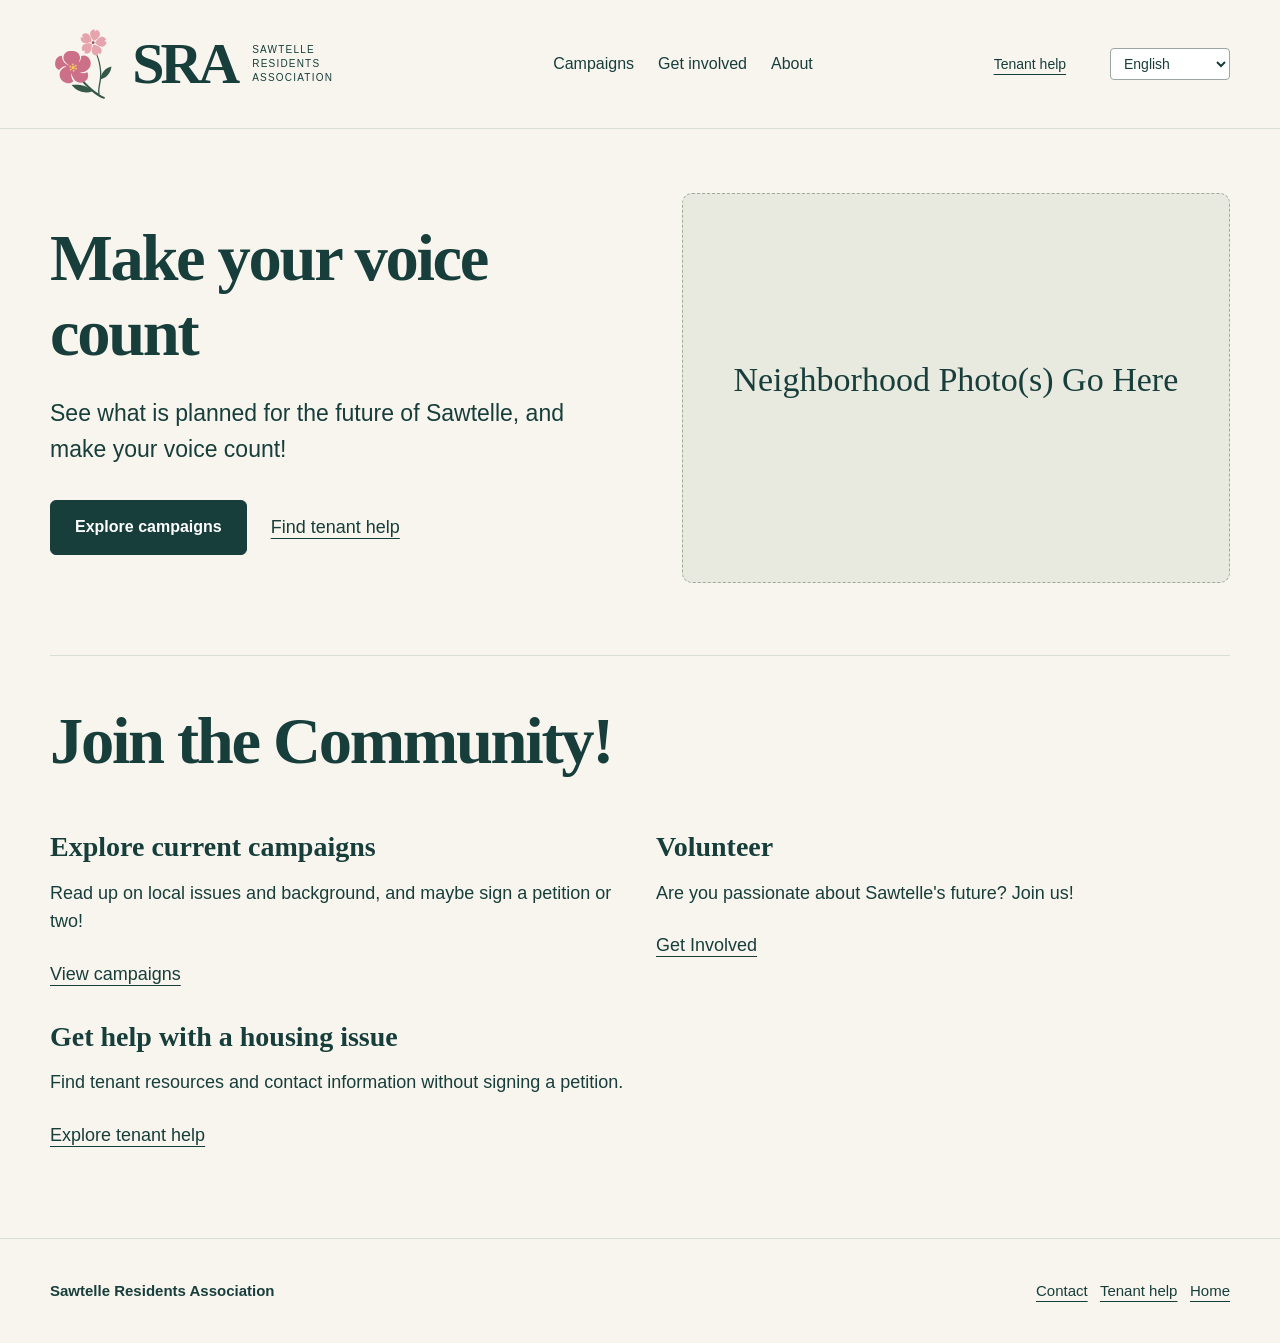
<file: index.html>
<!doctype html>
<html lang="en">

<head>
    <meta charset="utf-8">
    <meta name="viewport" content="width=device-width,initial-scale=1">
    <title>Home — SRA</title>
    <link rel="stylesheet" href="styles.css">
</head>

<body>
    <!-- SHARED HEADER: change logo and navigation here. Repeat your final changes across pages. -->
    <header>
        <div class="wrap header-inner"><a class="logo" href="index.html" aria-label="SRA home"><img
                    src="assets/logo.svg" /><strong>SRA</strong><span>SAWTELLE RESIDENTS ASSOCIATION</span></a>
            <nav aria-label="Main navigation"><a href="campaigns.html">Campaigns</a><a href="get-involved.html">Get
                    involved</a><a href="about.html">About</a></nav>
            <div class="utility"><a href="tenant-help.html">Tenant help</a> &nbsp; <span class="nav-language"><select
                        id="nav-language">
                        <option value="en">English</option>
                        <option value="es">Español</option>
                        <option value="tl">Tagalog</option>
                        <option value="ko">한국어</option>
                        <option value="zh">中文</option>
                    </select></span></div>
        </div>
    </header>
    <!-- EDIT PAGE CONTENT BELOW -->
    <main id="main" class="wrap">
        <section class="hero">
            <div>
                <h1>Make your voice count</h1>
                <p class="lead">See what is planned for the future of Sawtelle, and make your voice count!</p>
                <div class="actions"><a class="button" href="campaigns.html">Explore campaigns</a><a
                        href="tenant-help.html">Find tenant help</a></div>
            </div>
            <div class="art-placeholder"><strong>Neighborhood Photo(s) Go Here</strong></div>
        </section>
        <section class="section ">
            <h1>Join the Community!</h1>
            <br>
            <div class="grid">
                <article>
                    <h3>Explore current campaigns</h3>
                    <p>Read up on local issues and background, and maybe sign a petition or two!</p><a
                        href="campaigns.html">View campaigns</a>
                </article>
                <article>
                    <h3>Volunteer</h3>
                    <p>Are you passionate about Sawtelle's future? Join us!</p><a
                        href="get-involved.html">Get Involved</a>
                </article>
                <article>
                    <h3>Get help with a housing issue</h3>
                    <p>Find tenant resources and contact information without signing a petition.</p><a
                        href="tenant-help.html">Explore tenant help</a>
                </article>
            </div>
        </section>
    </main>
    <footer>
        <div class="wrap footer-inner">
            <div><strong>Sawtelle Residents Association</strong></div>
            <div><a href="about.html#contact">Contact</a> &nbsp; <a href="tenant-help.html">Tenant help</a> &nbsp; <a
                    href="index.html">Home</a></div>
        </div>
    </footer>
</body>

</html>
</file>
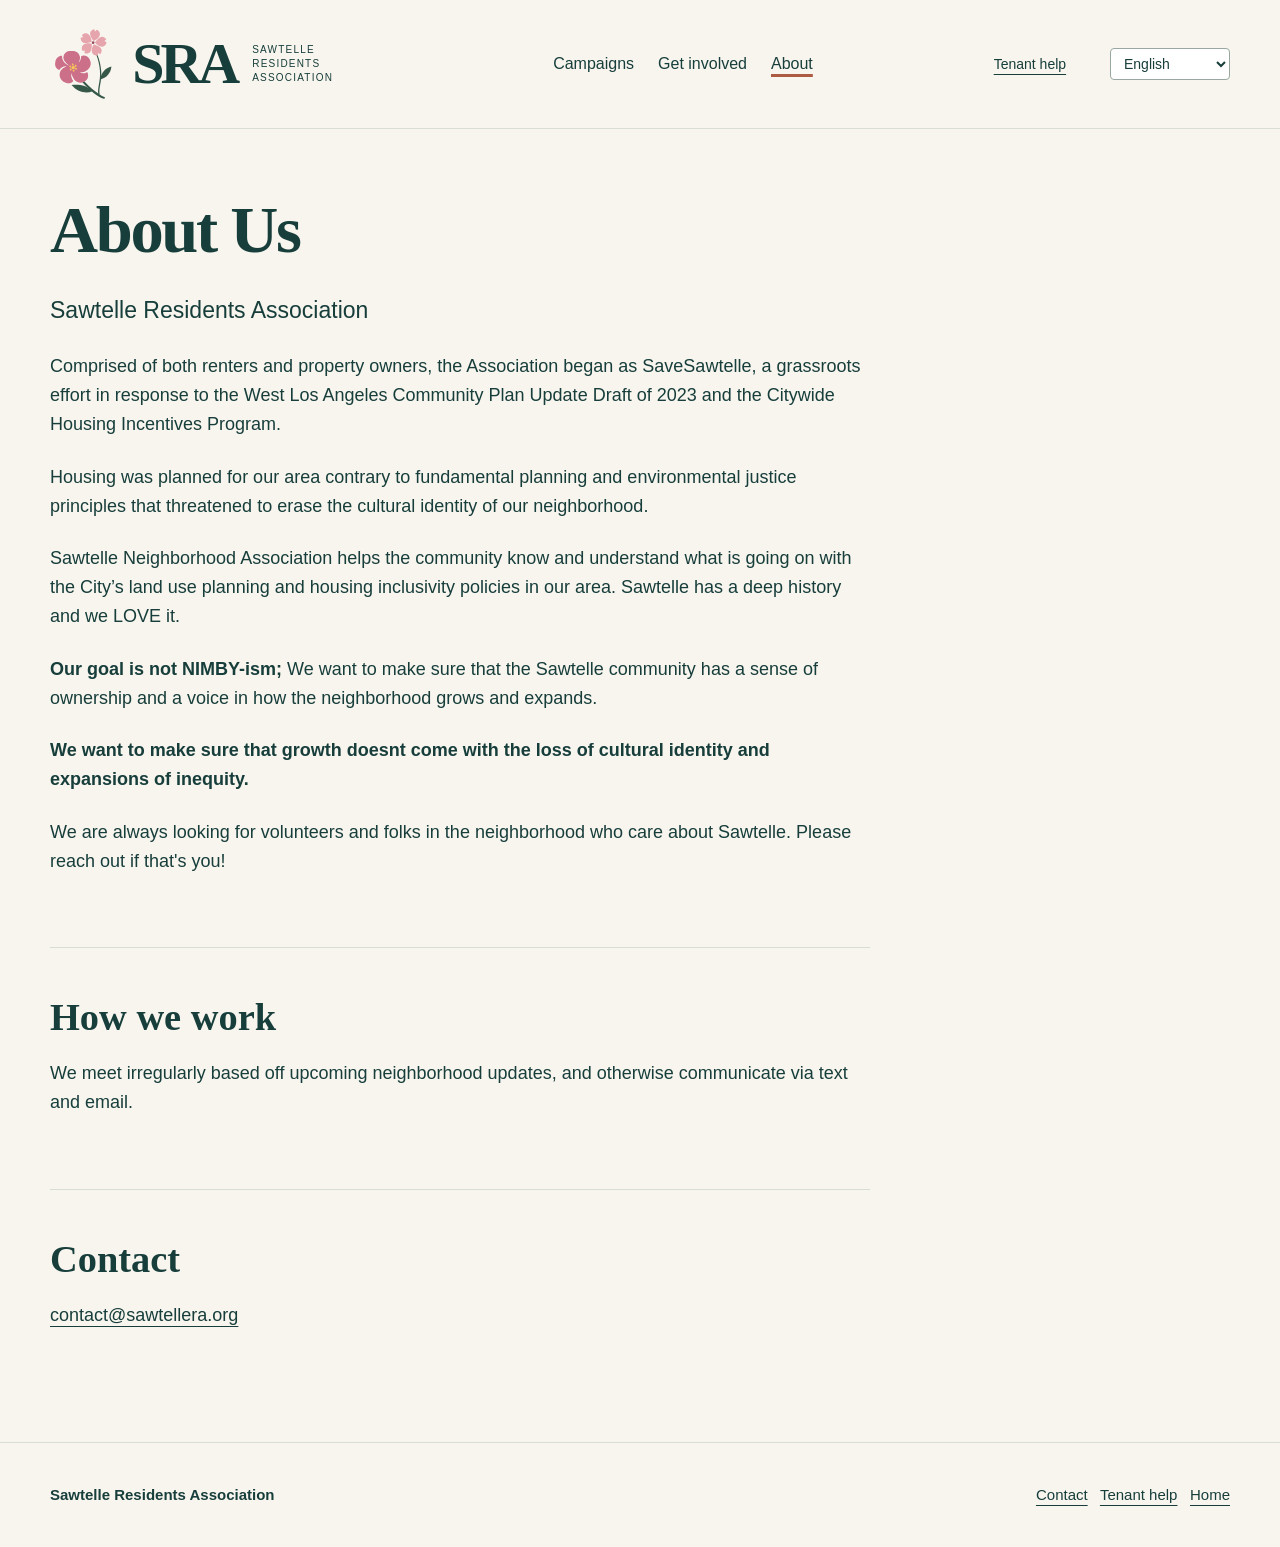
<file: about.html>
<!doctype html>
<html lang="en">

<head>
    <meta charset="utf-8">
    <meta name="viewport" content="width=device-width,initial-scale=1">
    <title>About — SRA</title>
    <link rel="stylesheet" href="styles.css">
</head>

<body><a class="skip" href="#main">Skip to content</a>
    <!-- SHARED HEADER: change logo and navigation here. Repeat your final changes across pages. -->
    <header>
        <div class="wrap header-inner"><a class="logo" href="index.html" aria-label="SRA home"><img
                    src="assets/logo.svg" /><strong>SRA</strong><span>SAWTELLE RESIDENTS ASSOCIATION</span></a>
            <nav aria-label="Main navigation"><a href="campaigns.html">Campaigns</a><a href="get-involved.html">Get
                    involved</a><a href="about.html" aria-current="page">About</a></nav>
            <div class="utility"><a href="tenant-help.html">Tenant help</a> &nbsp; <span class="nav-language"><select
                        id="nav-language">
                        <option value="en">English</option>
                        <option value="es">Español</option>
                        <option value="tl">Tagalog</option>
                        <option value="ko">한국어</option>
                        <option value="zh">中文</option>
                    </select></span></div>
        </div>
    </header>
    <!-- EDIT PAGE CONTENT BELOW -->
    <main id="main" class="wrap">
        <div class="narrow">
            <h1>About Us</h1>
            <p class="lead">Sawtelle Residents Association</p>
                <p>
                    Comprised of both renters and property owners, the Association began as
                    SaveSawtelle, a grassroots effort in response to the West Los Angeles Community Plan Update Draft of
                    2023 and the Citywide Housing Incentives Program.
                </p>
                <p>
                    Housing was planned for our area contrary to fundamental planning and environmental justice
                    principles that threatened to erase the cultural identity of our neighborhood. </p>
                </p>
                <p>
                    Sawtelle Neighborhood Association helps the community know and understand what is going on with the
                    City’s land use planning and housing inclusivity policies in our area. Sawtelle has a deep history
                    and we LOVE it.
                </p>
                <p><strong>Our goal is not NIMBY-ism;</strong> We want to make sure that the Sawtelle community has a sense of ownership and a voice in how the neighborhood grows and expands.
                    
                <p><strong> We want to make sure that growth doesnt come with the loss of cultural identity and expansions of inequity. </strong></p>
                </p>
                <p> We are always looking for volunteers and folks in the neighborhood who care about Sawtelle. Please reach out if that's you!</p>
            </section>
            <section class="section">
                <h2>How we work</h2>
                <p> We meet irregularly based off upcoming neighborhood updates, and otherwise communicate via text and email.</p>
            </section>
            <section class="section" id="contact">
                <h2>Contact</h2>
                <p><a href="mailto:contact@sawtellera.org">contact@sawtellera.org</a></p>
            </section>
        </div>
    </main>
    <footer>
        <div class="wrap footer-inner">
            <div><strong>Sawtelle Residents Association</strong></div>
            <div><a href="about.html#contact">Contact</a> &nbsp; <a href="tenant-help.html">Tenant help</a> &nbsp; <a
                    href="index.html">Home</a></div>
        </div>
    </footer>
</body>

</html>
</file>
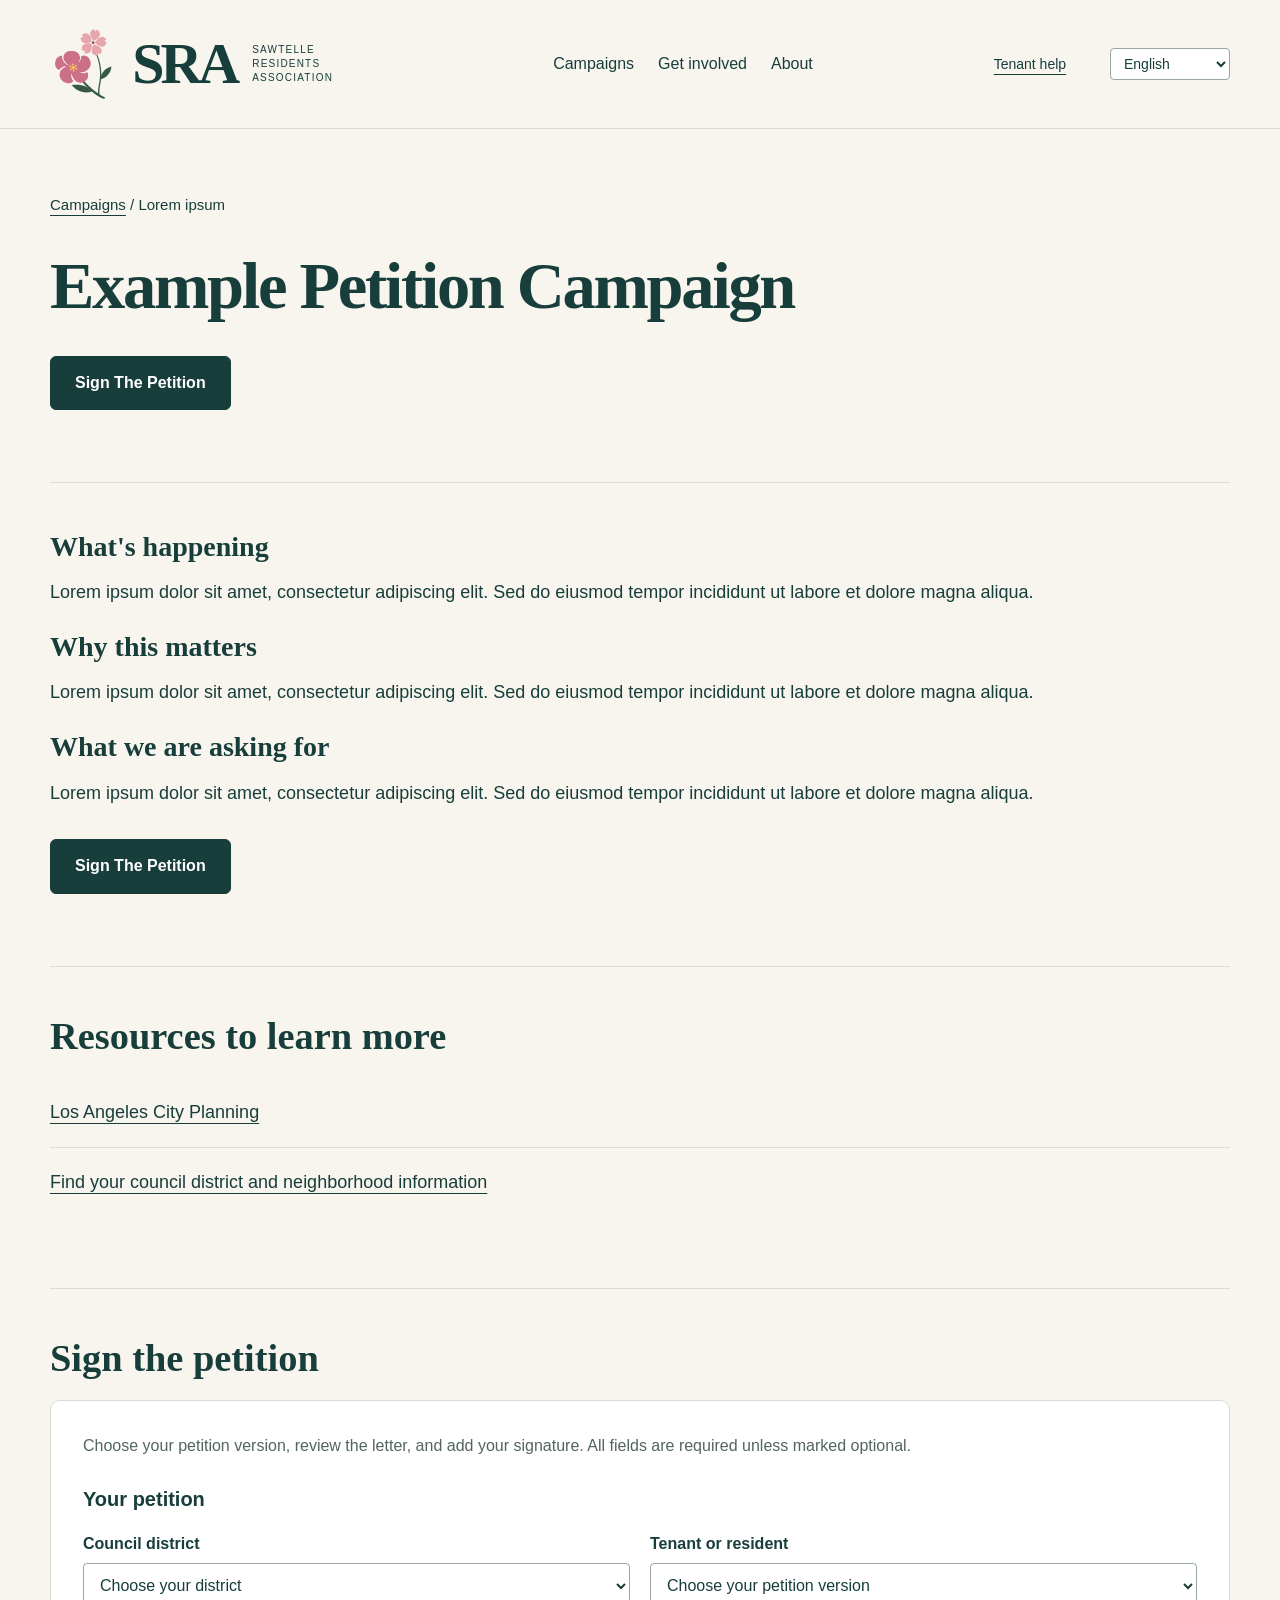
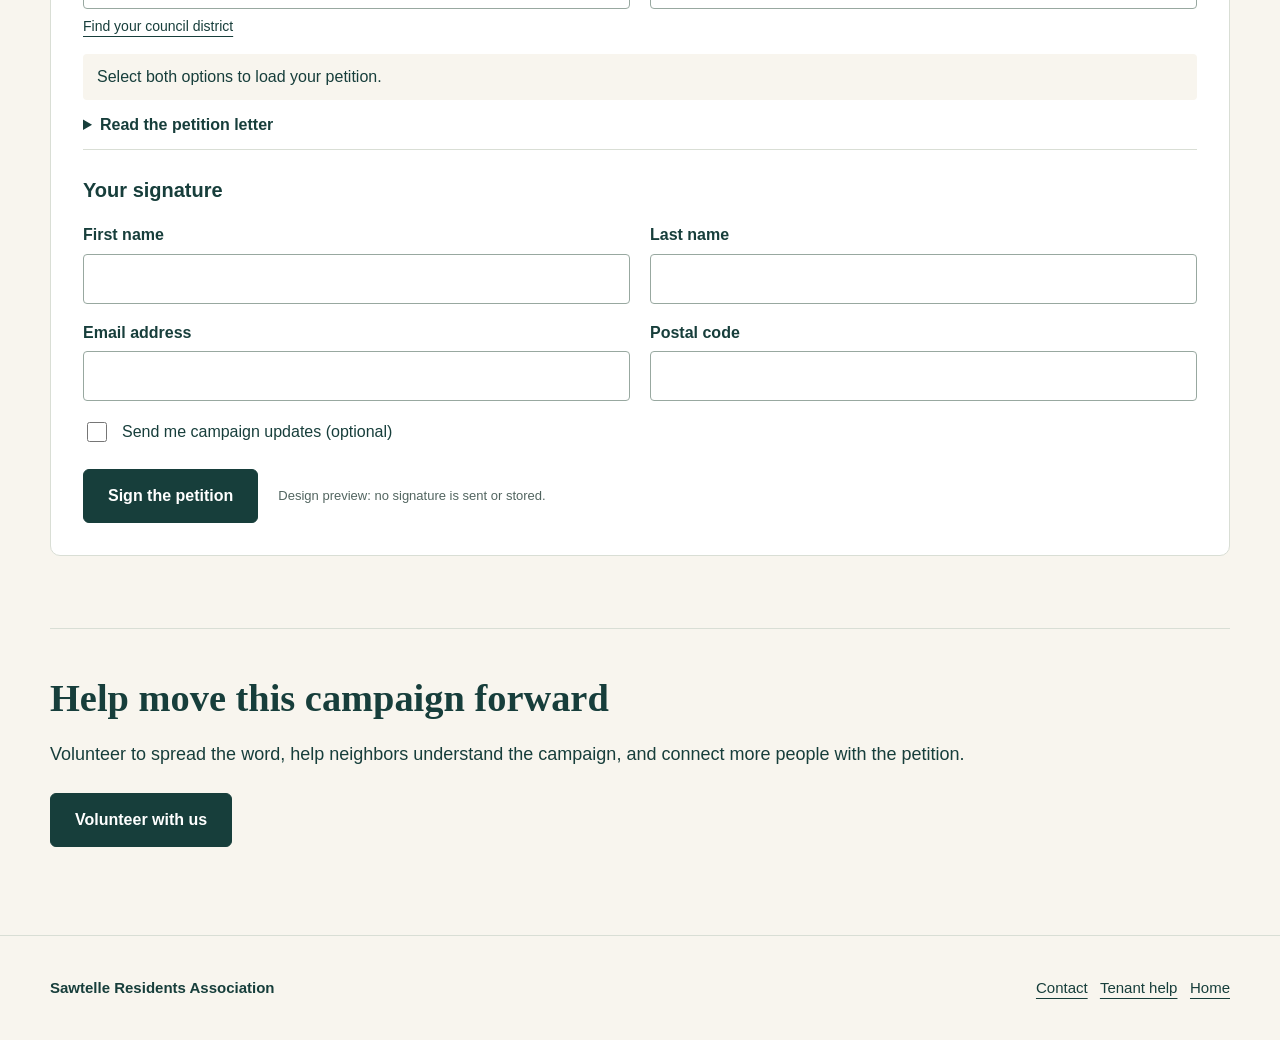
<file: campaign.html>
<!doctype html>
<html lang="en">

<head>
    <meta charset="utf-8">
    <meta name="viewport" content="width=device-width,initial-scale=1">
    <title>Lorem ipsum campaign — SRA</title>
    <link rel="stylesheet" href="styles.css">
</head>

<body><a class="skip" href="#main">Skip to content</a>
    <!-- SHARED HEADER: change logo and navigation here. Repeat your final changes across pages. -->
    <header>
        <div class="wrap header-inner"><a class="logo" href="index.html" aria-label="SRA home"><img
                    src="assets/logo.svg" /><strong>SRA</strong><span>SAWTELLE RESIDENTS ASSOCIATION</span></a>
            <nav aria-label="Main navigation"><a href="campaigns.html">Campaigns</a><a href="get-involved.html">Get
                    involved</a><a href="about.html">About</a></nav>
            <div class="utility"><a href="tenant-help.html">Tenant help</a> &nbsp; <span class="nav-language"><select
                        id="nav-language">
                        <option value="en">English</option>
                        <option value="es">Español</option>
                        <option value="tl">Tagalog</option>
                        <option value="ko">한국어</option>
                        <option value="zh">中文</option>
                    </select></span></div>
        </div>
    </header>
    <!-- EDIT PAGE CONTENT BELOW -->
    <main id="main" class="wrap">
        <p class="crumb"><a href="campaigns.html">Campaigns</a> / Lorem ipsum</p>
        <section class="" aria-labelledby="campaign-name">
            <h1 id="campaign-name">Example Petition Campaign</h1>
            <div class="actions"><a class="button" href="#sign">Sign The Petition</a></div>
        </section>
        <section class="section " aria-labelledby="details-heading">
            <h3>What's happening</h3>
            <p>Lorem ipsum dolor sit amet, consectetur adipiscing elit. Sed do eiusmod tempor incididunt ut labore et
                dolore magna aliqua.</p>
            <h3>Why this matters</h3>
            <p>Lorem ipsum dolor sit amet, consectetur adipiscing elit. Sed do eiusmod tempor incididunt ut labore et
                dolore magna aliqua.</p>
            <h3>What we are asking for</h3>
            <p>Lorem ipsum dolor sit amet, consectetur adipiscing elit. Sed do eiusmod tempor incididunt ut labore et
                dolore magna aliqua.</p>

            <div class="actions"><a class="button" href="#sign">Sign The Petition</a></div>
        </section>
        <section class="section " aria-labelledby="resources-heading">
            <h2 id="resources-heading">Resources to learn more</h2>
            <ul class="link-list">
                <li><a href="https://planning.lacity.gov/" target="_blank" rel="noopener">Los Angeles City Planning</a>
                </li>
                <li><a href="https://lacity.gov/neighborhoodinfo" target="_blank" rel="noopener">Find your council
                        district and neighborhood information</a></li>
            </ul>
        </section>
        <section class="section " id="sign" aria-labelledby="sign-heading">
            <h2 id="sign-heading">Sign the petition</h2>
            <form id="petition-form" class="petition-form card">
                <p class="form-intro">Choose your petition version, review the letter, and add your signature. All fields are required unless marked optional.</p>
                <fieldset>
                    <legend>Your petition</legend>
                    <div class="petition-fields">
                        <div class="field"><label for="district">Council district</label><select id="district" required>
                                <option value="">Choose your district</option>
                                <option value="1">CD 1</option>
                                <option value="2">CD 2</option>
                                <option value="3">CD 3</option>
                                <option value="4">CD 4</option>
                                <option value="5">CD 5</option>
                                <option value="6">CD 6</option>
                                <option value="7">CD 7</option>
                                <option value="8">CD 8</option>
                                <option value="9">CD 9</option>
                                <option value="10">CD 10</option>
                                <option value="11">CD 11</option>
                                <option value="12">CD 12</option>
                                <option value="13">CD 13</option>
                                <option value="14">CD 14</option>
                                <option value="15">CD 15</option>
                            </select><a class="field-help" href="https://lacity.gov/neighborhoodinfo" target="_blank" rel="noopener">Find your council district</a></div>
                        <div class="field"><label for="audience">Tenant or resident</label><select id="audience"
                                required>
                                <option value="">Choose your petition version</option>
                                <option value="tenant">Tenant</option>
                                <option value="resident">Resident</option>
                            </select></div>
                    </div>
                    <p id="petition-version" class="petition-status" role="status" aria-live="polite">Select both options to load your petition.</p>
                    <details id="full-letter">
                        <summary>Read the petition letter</summary>
                        <article class="letter" id="letter"><p>Your petition letter will appear here once you select your district and petition version.</p></article>
                    </details>
                </fieldset>
                <fieldset>
                    <legend>Your signature</legend>
                    <div class="petition-fields">
                        <div class="field"><label for="first">First name</label><input id="first" autocomplete="given-name" required></div>
                        <div class="field"><label for="last">Last name</label><input id="last" autocomplete="family-name" required></div>
                        <div class="field"><label for="email">Email address</label><input id="email" type="email" autocomplete="email" required></div>
                        <div class="field"><label for="postal">Postal code</label><input id="postal" autocomplete="postal-code" required></div>
                    </div>
                    <label class="check"><input type="checkbox" id="updates">Send me campaign updates (optional)</label>
                </fieldset>
                <div class="petition-submit">
                    <button type="submit">Sign the petition</button>
                    <p class="muted">Design preview: no signature is sent or stored.</p>
                </div>
                <noscript><p>Enable JavaScript to preview district-specific petition versions.</p></noscript>
            </form>
        </section>
        <section class="section " aria-labelledby="volunteer-heading">
            <h2 id="volunteer-heading">Help move this campaign forward</h2>
            <p>Volunteer to spread the word, help neighbors understand the campaign, and connect more people with the
                petition.</p>
            <a class="button" href="get-involved.html">Volunteer with us</a>
        </section>
    </main>
    <footer>
        <div class="wrap footer-inner">
            <div><strong>Sawtelle Residents Association</strong></div>
            <div><a href="about.html#contact">Contact</a> &nbsp; <a href="tenant-help.html">Tenant help</a> &nbsp; <a
                    href="index.html">Home</a></div>
        </div>
    </footer>
    <script src="campaign.js"></script>
</body>

</html>
</file>
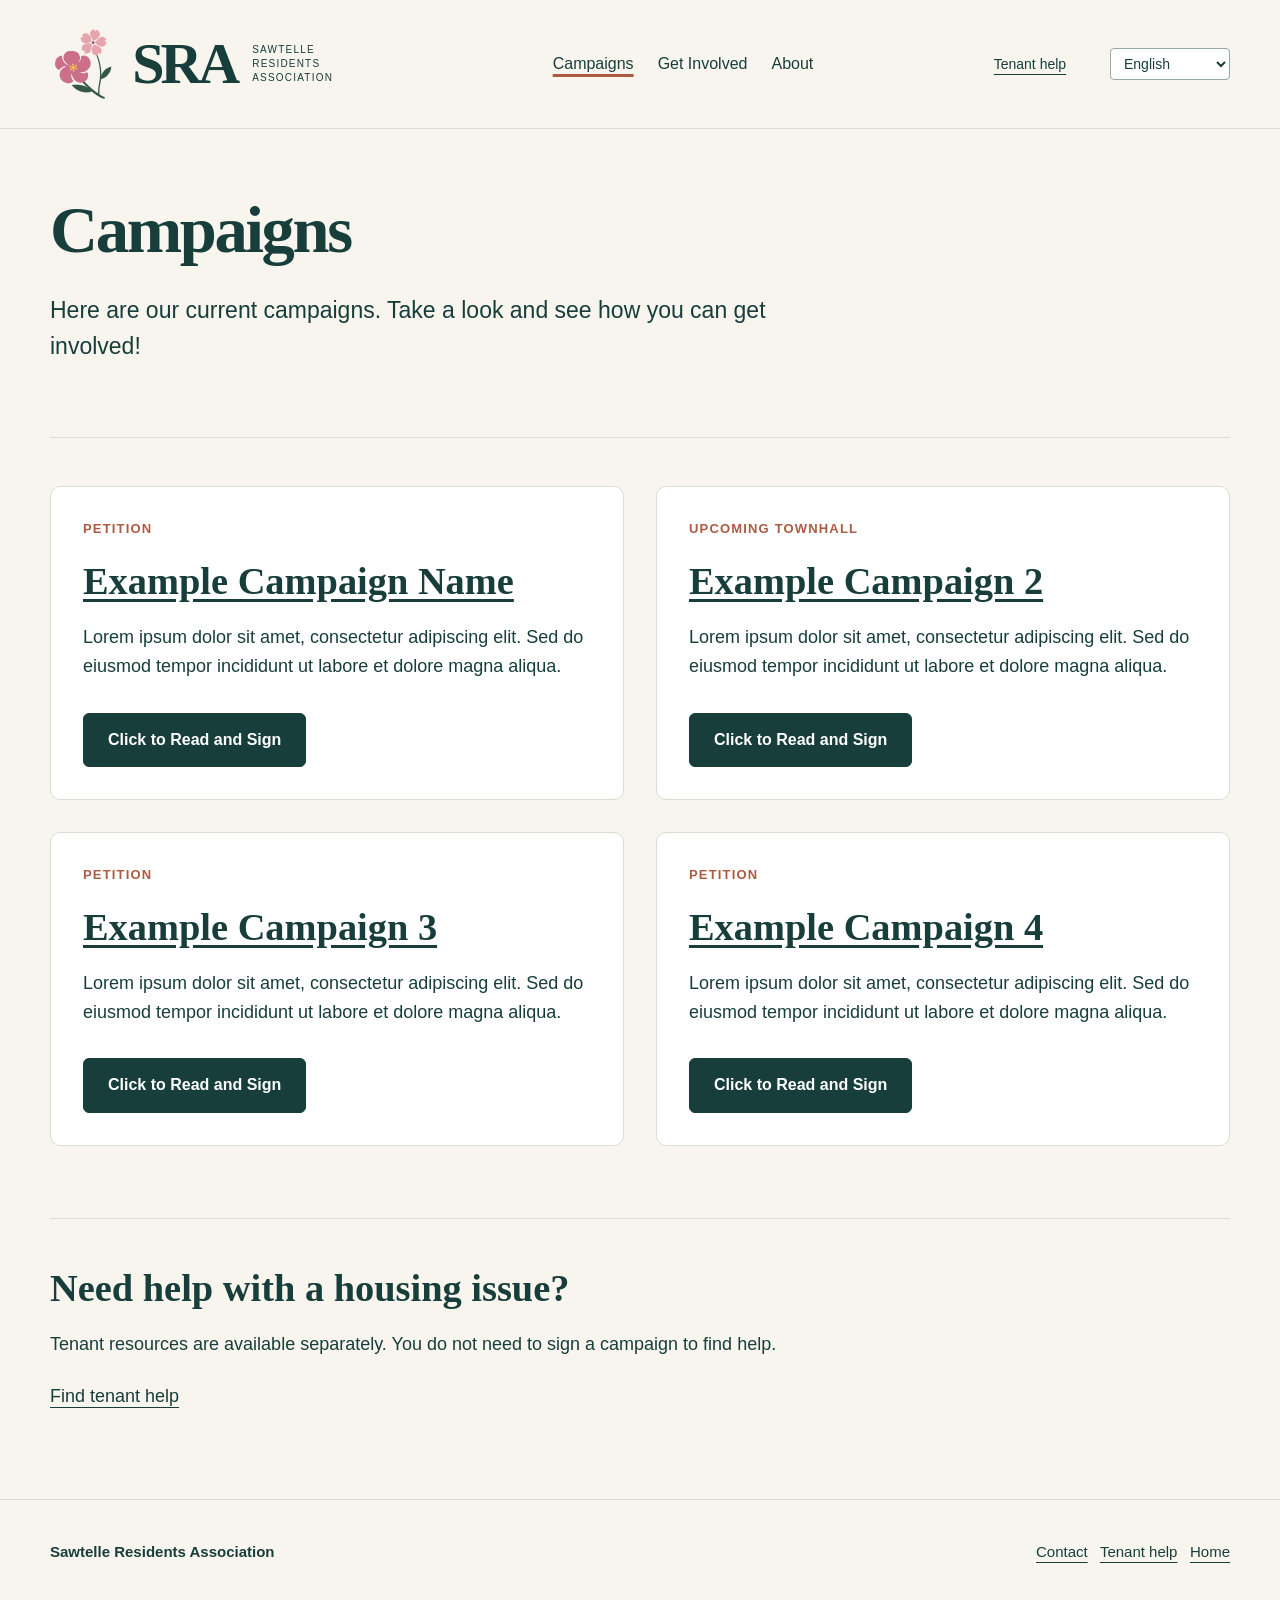
<file: campaigns.html>
<!doctype html>
<html lang="en">

<head>
    <meta charset="utf-8">
    <meta name="viewport" content="width=device-width,initial-scale=1">
    <title>Campaigns — SRA</title>
    <link rel="stylesheet" href="styles.css">
</head>

<body><a class="skip" href="#main">Skip to content</a>
    <!-- SHARED HEADER: change logo and navigation here. Repeat your final changes across pages. -->
    <header>
        <div class="wrap header-inner"><a class="logo" href="index.html" aria-label="SRA home"><img
                    src="assets/logo.svg" /><strong>SRA</strong><span>SAWTELLE RESIDENTS ASSOCIATION</span></a>
            <nav aria-label="Main navigation"><a href="campaigns.html" aria-current="page">Campaigns</a><a
                    href="get-involved.html">Get Involved</a><a href="about.html">About</a></nav>
            <div class="utility"><a href="tenant-help.html">Tenant help</a> &nbsp; <span class="nav-language"><select
                        id="nav-language">
                        <option value="en">English</option>
                        <option value="es">Español</option>
                        <option value="tl">Tagalog</option>
                        <option value="ko">한국어</option>
                        <option value="zh">中文</option>
                    </select></span></div>
        </div>
    </header>
    <!-- EDIT PAGE CONTENT BELOW -->
    <main id="main" class="wrap">
        <h1>Campaigns</h1>
        <p class="lead"> Here are our current campaigns. Take a look and see how you can get involved!</p>
       
        <div class="grid section">
            <article class="card">
                <p class="eyebrow">Petition</p>
                <h2><a href="campaign.html"> Example Campaign Name</a></h2>
                <p>Lorem ipsum dolor sit amet, consectetur adipiscing elit. Sed do eiusmod tempor incididunt ut labore et dolore magna aliqua.</p><a class="button" href="campaign.html">Click to Read and Sign</a>
            </article>
            <article class="card">
                <p class="eyebrow">Upcoming Townhall</p>
                <h2><a href="campaign.html">Example Campaign 2</a></h2>
                <p>Lorem ipsum dolor sit amet, consectetur adipiscing elit. Sed do eiusmod tempor incididunt ut labore et dolore magna aliqua.</p><a class="button" href="campaign.html">Click to Read and Sign</a>
            </article>
            <article class="card">
                <p class="eyebrow">Petition</p>
                <h2><a href="campaign.html">Example Campaign 3</a></h2>
                <p>Lorem ipsum dolor sit amet, consectetur adipiscing elit. Sed do eiusmod tempor incididunt ut labore et dolore magna aliqua.</p><a class="button" href="campaign.html">Click to Read and Sign</a>
            </article>
            <article class="card">
                <p class="eyebrow">Petition</p>
                <h2><a href="campaign.html">Example Campaign 4</a></h2>
                <p>Lorem ipsum dolor sit amet, consectetur adipiscing elit. Sed do eiusmod tempor incididunt ut labore et dolore magna aliqua.</p><a class="button" href="campaign.html">Click to Read and Sign</a>
            </article>
        </div>
        <section class="section">
            <h2>Need help with a housing issue?</h2>
            <p>Tenant resources are available separately. You do not need to sign a campaign to find help.</p><a
                href="tenant-help.html">Find tenant help</a>
        </section>
    </main>
    <footer>
        <div class="wrap footer-inner">
            <div><strong>Sawtelle Residents Association</strong></div>
            <div><a href="about.html#contact">Contact</a> &nbsp; <a href="tenant-help.html">Tenant help</a> &nbsp; <a
                    href="index.html">Home</a></div>
        </div>
    </footer>
</body>

</html>
</file>
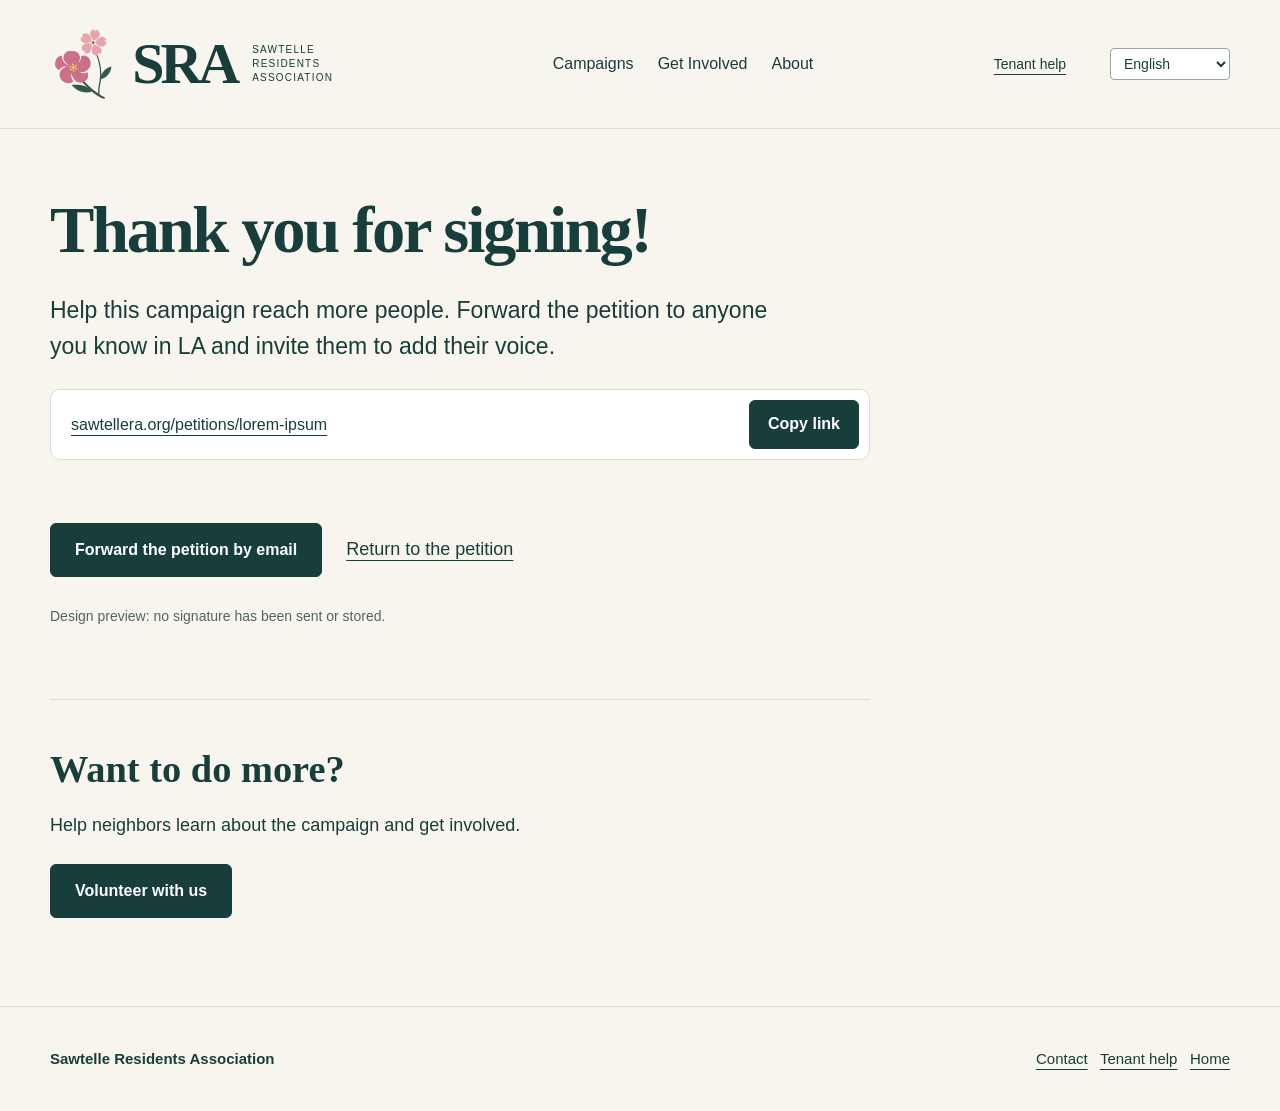
<file: confirmation.html>
<!doctype html>
<html lang="en"><head><meta charset="utf-8"><meta name="viewport" content="width=device-width,initial-scale=1"><title>Thank you — SRA</title><link rel="stylesheet" href="styles.css"></head>
<body><a class="skip" href="#main">Skip to content</a>
<!-- SHARED HEADER: change logo and navigation here. Repeat your final changes across pages. -->
<header><div class="wrap header-inner"><a class="logo" href="index.html" aria-label="SRA home"><img src="assets/logo.svg"/><strong>SRA</strong><span>SAWTELLE RESIDENTS ASSOCIATION</span></a><nav aria-label="Main navigation"><a href="campaigns.html">Campaigns</a><a href="get-involved.html">Get Involved</a><a href="about.html">About</a></nav><div class="utility"><a href="tenant-help.html">Tenant help</a> &nbsp; <span class="nav-language"><select id="nav-language"><option value="en">English</option><option value="es">Español</option><option value="tl">Tagalog</option><option value="ko">한국어</option><option value="zh">中文</option></select></span></div></div></header>
<!-- EDIT PAGE CONTENT BELOW -->
<main id="main" class="wrap"><div class="narrow">
<h1>Thank you for signing!</h1>
<p class="lead">Help this campaign reach more people. Forward the petition to anyone you know in LA and invite them to add their voice.</p>
<div class="petition-share" aria-label="Share this petition">
    <a id="petition-share-link" href="https://sawtellera.org/petitions/lorem-ipsum">sawtellera.org/petitions/lorem-ipsum</a>
    <button type="button" id="copy-petition-link">Copy link</button>
</div>
<p id="copy-status" class="share-status muted" role="status" aria-live="polite"></p>
<div class="actions"><a class="button" id="share-email" href="mailto:?subject=Add%20your%20voice%20to%20this%20LA%20petition">Forward the petition by email</a><a href="campaign.html">Return to the petition</a></div>
<p class="campaign-meta muted">Design preview: no signature has been sent or stored.</p>
<section class="section"><h2>Want to do more?</h2><p>Help neighbors learn about the campaign and get involved.</p><a class="button" href="get-involved.html">Volunteer with us</a></section>
</div></main>
<footer><div class="wrap footer-inner"><div><strong>Sawtelle Residents Association</strong></div><div><a href="about.html#contact">Contact</a> &nbsp; <a href="tenant-help.html">Tenant help</a> &nbsp; <a href="index.html">Home</a></div></div></footer><script>
const petitionUrl = new URL(document.getElementById('petition-share-link').href);
document.getElementById('share-email').href = 'mailto:?subject=' + encodeURIComponent('Add your voice to this LA petition') + '&body=' + encodeURIComponent('Hi, I thought you might be interested in this LA petition. Read about the campaign and add your voice here: ' + petitionUrl.href);
document.getElementById('copy-petition-link').addEventListener('click', async () => {
    const button = document.getElementById('copy-petition-link');
    const status = document.getElementById('copy-status');
    let copied = false;
    try {
        await navigator.clipboard.writeText(petitionUrl.href);
        copied = true;
    } catch {
        // Support offline previews and browsers without the Clipboard API.
        const temporary = document.createElement('textarea');
        temporary.value = petitionUrl.href;
        temporary.style.position = 'fixed';
        temporary.style.opacity = '0';
        document.body.append(temporary);
        temporary.select();
        try { copied = document.execCommand('copy'); } catch {}
        temporary.remove();
        button.focus();
    }
    button.textContent = copied ? 'Copied!' : 'Copy link';
    status.textContent = copied ? 'Petition link copied. Ready to share!' : 'Copy the petition link above using your browser’s copy option.';
});
</script></body></html>
</file>
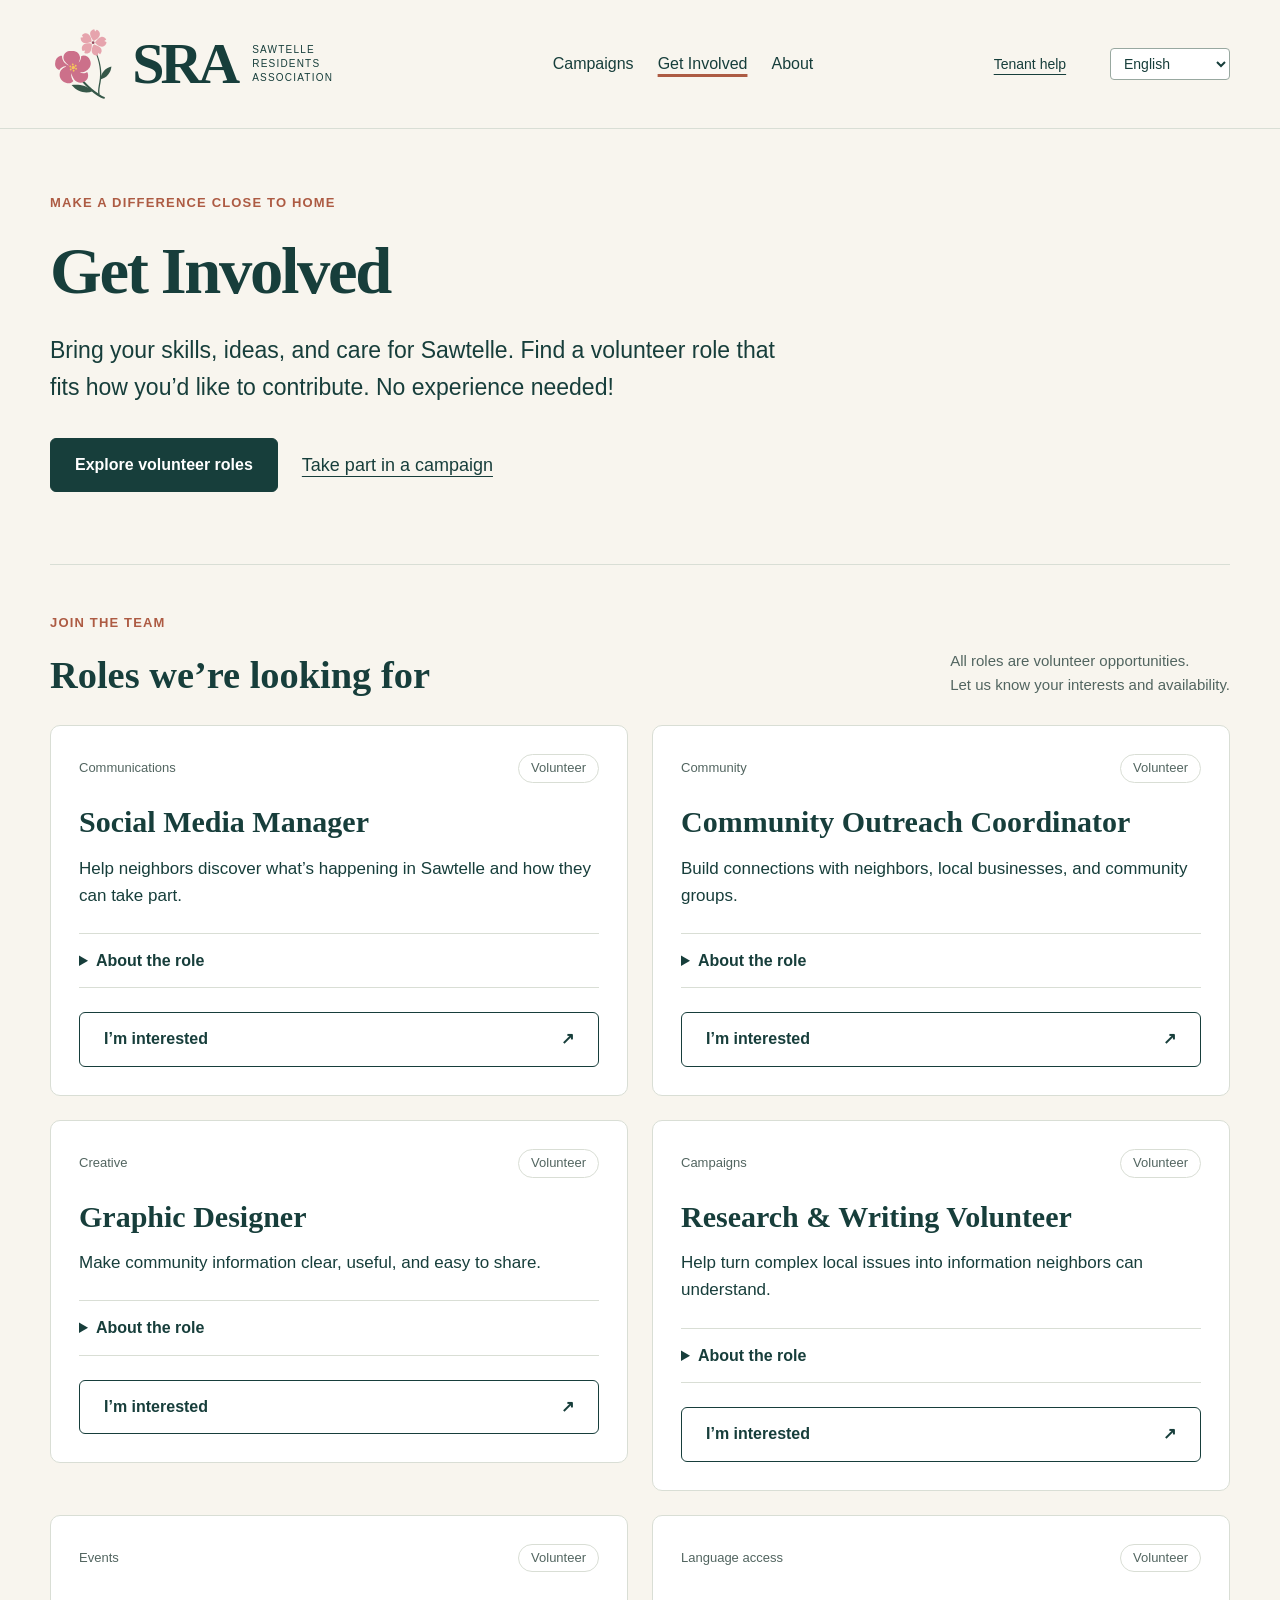
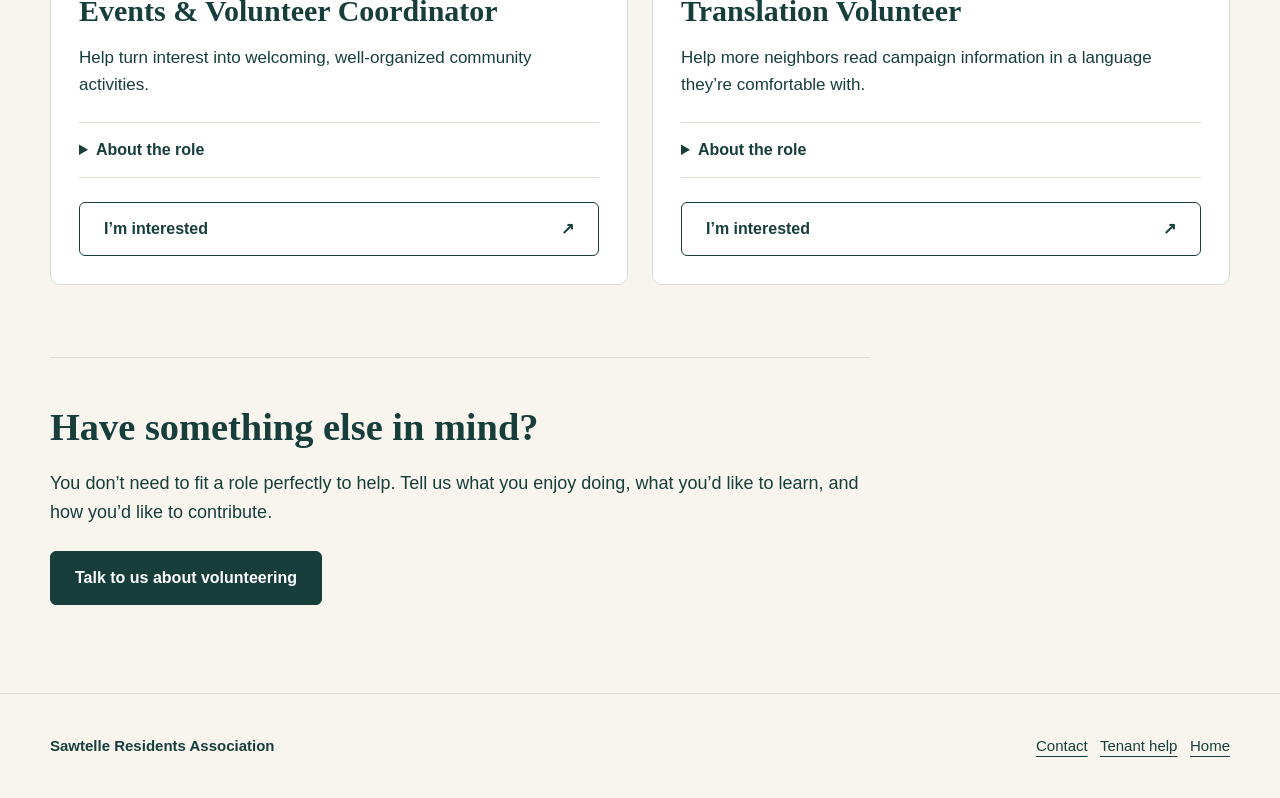
<file: get-involved.html>
<!doctype html>
<html lang="en">

<head>
    <meta charset="utf-8">
    <meta name="viewport" content="width=device-width,initial-scale=1">
    <title>Get Involved — SRA</title>
    <link rel="stylesheet" href="styles.css">
</head>

<body><a class="skip" href="#main">Skip to content</a>
    <!-- SHARED HEADER: change logo and navigation here. Repeat your final changes across pages. -->
    <header>
        <div class="wrap header-inner"><a class="logo" href="index.html" aria-label="SRA home"><img
                    src="assets/logo.svg" /><strong>SRA</strong><span>SAWTELLE RESIDENTS ASSOCIATION</span></a>
            <nav aria-label="Main navigation"><a href="campaigns.html">Campaigns</a><a href="get-involved.html"
                    aria-current="page">Get Involved</a><a href="about.html">About</a></nav>
            <div class="utility"><a href="tenant-help.html">Tenant help</a> &nbsp; <span class="nav-language"><select
                        id="nav-language">
                        <option value="en">English</option>
                        <option value="es">Español</option>
                        <option value="tl">Tagalog</option>
                        <option value="ko">한국어</option>
                        <option value="zh">中文</option>
                    </select></span></div>
        </div>
    </header>
    <!-- EDIT PAGE CONTENT BELOW -->
    <main id="main" class="wrap">
        <div class="narrow">
            <p class="eyebrow">Make a difference close to home</p>
            <h1>Get Involved</h1>
            <p class="lead">Bring your skills, ideas, and care for Sawtelle. Find a volunteer role that fits how you’d
                like to contribute. No experience needed!</p>
            <div class="actions"><a class="button" href="#volunteer-roles">Explore volunteer roles</a><a
                    href="campaigns.html">Take part in a campaign</a></div>
        </div>
        <section class="section" id="volunteer-roles" aria-labelledby="roles-heading">
            <div class="roles-heading">
                <div>
                    <p class="eyebrow">Join the team</p>
                    <h2 id="roles-heading">Roles we’re looking for</h2>
                </div>
                <p>All roles are volunteer opportunities.<br>Let us know your interests and availability.</p>
            </div>
            <div class="roles-grid">
                <article class="role-card" aria-labelledby="role-0">
                    <div class="role-meta"><span>Communications</span><span class="role-badge">Volunteer</span></div>
                    <h3 id="role-0">Social Media Manager</h3>
                    <p>Help neighbors discover what’s happening in Sawtelle and how they can take part.</p>
                    <details>
                        <summary>About the role</summary>
                        <div class="role-description">
                            <h4>What you’ll help with</h4>
                            <ul>
                                <li>Plan and draft campaign posts and neighborhood updates.</li>
                                <li>Coordinate a simple content calendar and respond to community questions.</li>
                            </ul>
                            <h4>A good fit if you…</h4>
                            <p>Clear writing, a feel for social platforms, and an interest in local issues.</p>
                        </div>
                    </details>
                    <a class="button secondary"
                        href="mailto:contact@sawtellera.org?subject=Volunteer%20interest%3A%20Social%20Media%20Manager&amp;body=Hi%20SRA%2C%0A%0AI%E2%80%99m%20interested%20in%20the%20Social%20Media%20Manager%20volunteer%20role.%0A%0AA%20little%20about%20me%3A%0A%0ARelevant%20experience%20or%20interests%3A%0A%0AMy%20availability%3A%0A%0AThank%20you%21"
                        aria-label="Express interest in the Social Media Manager role">I’m interested <span
                            aria-hidden="true">↗</span></a>
                </article>
                <article class="role-card" aria-labelledby="role-1">
                    <div class="role-meta"><span>Community</span><span class="role-badge">Volunteer</span></div>
                    <h3 id="role-1">Community Outreach Coordinator</h3>
                    <p>Build connections with neighbors, local businesses, and community groups.</p>
                    <details>
                        <summary>About the role</summary>
                        <div class="role-description">
                            <h4>What you’ll help with</h4>
                            <ul>
                                <li>Share campaigns and invite neighbors to participate.</li>
                                <li>Coordinate outreach and bring community feedback back to the team.</li>
                            </ul>
                            <h4>A good fit if you…</h4>
                            <p>Enjoy talking with people and making new neighbors feel welcome.</p>
                        </div>
                    </details>
                    <a class="button secondary"
                        href="mailto:contact@sawtellera.org?subject=Volunteer%20interest%3A%20Community%20Outreach%20Coordinator&amp;body=Hi%20SRA%2C%0A%0AI%E2%80%99m%20interested%20in%20the%20Community%20Outreach%20Coordinator%20volunteer%20role.%0A%0AA%20little%20about%20me%3A%0A%0ARelevant%20experience%20or%20interests%3A%0A%0AMy%20availability%3A%0A%0AThank%20you%21"
                        aria-label="Express interest in the Community Outreach Coordinator role">I’m interested <span
                            aria-hidden="true">↗</span></a>
                </article>
                <article class="role-card" aria-labelledby="role-2">
                    <div class="role-meta"><span>Creative</span><span class="role-badge">Volunteer</span></div>
                    <h3 id="role-2">Graphic Designer</h3>
                    <p>Make community information clear, useful, and easy to share.</p>
                    <details>
                        <summary>About the role</summary>
                        <div class="role-description">
                            <h4>What you’ll help with</h4>
                            <ul>
                                <li>Create graphics for social media, flyers, and campaign materials.</li>
                                <li>Help keep our visual style consistent and accessible.</li>
                            </ul>
                            <h4>A good fit if you…</h4>
                            <p>Experience with design tools and an eye for readable layouts.</p>
                        </div>
                    </details>
                    <a class="button secondary"
                        href="mailto:contact@sawtellera.org?subject=Volunteer%20interest%3A%20Graphic%20Designer&amp;body=Hi%20SRA%2C%0A%0AI%E2%80%99m%20interested%20in%20the%20Graphic%20Designer%20volunteer%20role.%0A%0AA%20little%20about%20me%3A%0A%0ARelevant%20experience%20or%20interests%3A%0A%0AMy%20availability%3A%0A%0AThank%20you%21"
                        aria-label="Express interest in the Graphic Designer role">I’m interested <span
                            aria-hidden="true">↗</span></a>
                </article>
                <article class="role-card" aria-labelledby="role-3">
                    <div class="role-meta"><span>Campaigns</span><span class="role-badge">Volunteer</span></div>
                    <h3 id="role-3">Research & Writing Volunteer</h3>
                    <p>Help turn complex local issues into information neighbors can understand.</p>
                    <details>
                        <summary>About the role</summary>
                        <div class="role-description">
                            <h4>What you’ll help with</h4>
                            <ul>
                                <li>Review public documents and collect reliable sources.</li>
                                <li>Draft plain-language campaign explanations, FAQs, and updates.</li>
                            </ul>
                            <h4>A good fit if you…</h4>
                            <p>Curiosity, careful fact-checking, and a knack for explaining things simply.</p>
                        </div>
                    </details>
                    <a class="button secondary"
                        href="mailto:contact@sawtellera.org?subject=Volunteer%20interest%3A%20Research%20%26%20Writing%20Volunteer&amp;body=Hi%20SRA%2C%0A%0AI%E2%80%99m%20interested%20in%20the%20Research%20%26%20Writing%20Volunteer%20volunteer%20role.%0A%0AA%20little%20about%20me%3A%0A%0ARelevant%20experience%20or%20interests%3A%0A%0AMy%20availability%3A%0A%0AThank%20you%21"
                        aria-label="Express interest in the Research & Writing Volunteer role">I’m interested <span
                            aria-hidden="true">↗</span></a>
                </article>
                <article class="role-card" aria-labelledby="role-4">
                    <div class="role-meta"><span>Events</span><span class="role-badge">Volunteer</span></div>
                    <h3 id="role-4">Events & Volunteer Coordinator</h3>
                    <p>Help turn interest into welcoming, well-organized community activities.</p>
                    <details>
                        <summary>About the role</summary>
                        <div class="role-description">
                            <h4>What you’ll help with</h4>
                            <ul>
                                <li>Support planning and logistics for meetings and outreach events.</li>
                                <li>Help volunteers find tasks and stay connected.</li>
                            </ul>
                            <h4>A good fit if you…</h4>
                            <p>Organization, follow-through, and an interest in bringing people together.</p>
                        </div>
                    </details>
                    <a class="button secondary"
                        href="mailto:contact@sawtellera.org?subject=Volunteer%20interest%3A%20Events%20%26%20Volunteer%20Coordinator&amp;body=Hi%20SRA%2C%0A%0AI%E2%80%99m%20interested%20in%20the%20Events%20%26%20Volunteer%20Coordinator%20volunteer%20role.%0A%0AA%20little%20about%20me%3A%0A%0ARelevant%20experience%20or%20interests%3A%0A%0AMy%20availability%3A%0A%0AThank%20you%21"
                        aria-label="Express interest in the Events & Volunteer Coordinator role">I’m interested <span
                            aria-hidden="true">↗</span></a>
                </article>
                <article class="role-card" aria-labelledby="role-5">
                    <div class="role-meta"><span>Language access</span><span class="role-badge">Volunteer</span></div>
                    <h3 id="role-5">Translation Volunteer</h3>
                    <p>Help more neighbors read campaign information in a language they’re comfortable with.</p>
                    <details>
                        <summary>About the role</summary>
                        <div class="role-description">
                            <h4>What you’ll help with</h4>
                            <ul>
                                <li>Translate or review campaign summaries and outreach materials.</li>
                                <li>Work with the team to keep meaning and tone clear across languages.</li>
                            </ul>
                            <h4>A good fit if you…</h4>
                            <p>Strong writing skills in English and another language used in our community.</p>
                        </div>
                    </details>
                    <a class="button secondary"
                        href="mailto:contact@sawtellera.org?subject=Volunteer%20interest%3A%20Translation%20Volunteer&amp;body=Hi%20SRA%2C%0A%0AI%E2%80%99m%20interested%20in%20the%20Translation%20Volunteer%20volunteer%20role.%0A%0AA%20little%20about%20me%3A%0A%0ARelevant%20experience%20or%20interests%3A%0A%0AMy%20availability%3A%0A%0AThank%20you%21"
                        aria-label="Express interest in the Translation Volunteer role">I’m interested <span
                            aria-hidden="true">↗</span></a>
                </article>
            </div>
        </section>
        <section class="section narrow">
            <h2>Have something else in mind?</h2>
            <p>You don’t need to fit a role perfectly to help. Tell us what you enjoy doing, what you’d like to learn,
                and how you’d like to contribute.</p><a class="button" href="about.html#contact">Talk to us about
                volunteering</a>
        </section>
    </main>
    <footer>
        <div class="wrap footer-inner">
            <div><strong>Sawtelle Residents Association</strong></div>
            <div><a href="about.html#contact">Contact</a> &nbsp; <a href="tenant-help.html">Tenant help</a> &nbsp; <a
                    href="index.html">Home</a></div>
        </div>
    </footer>
</body>

</html>
</file>
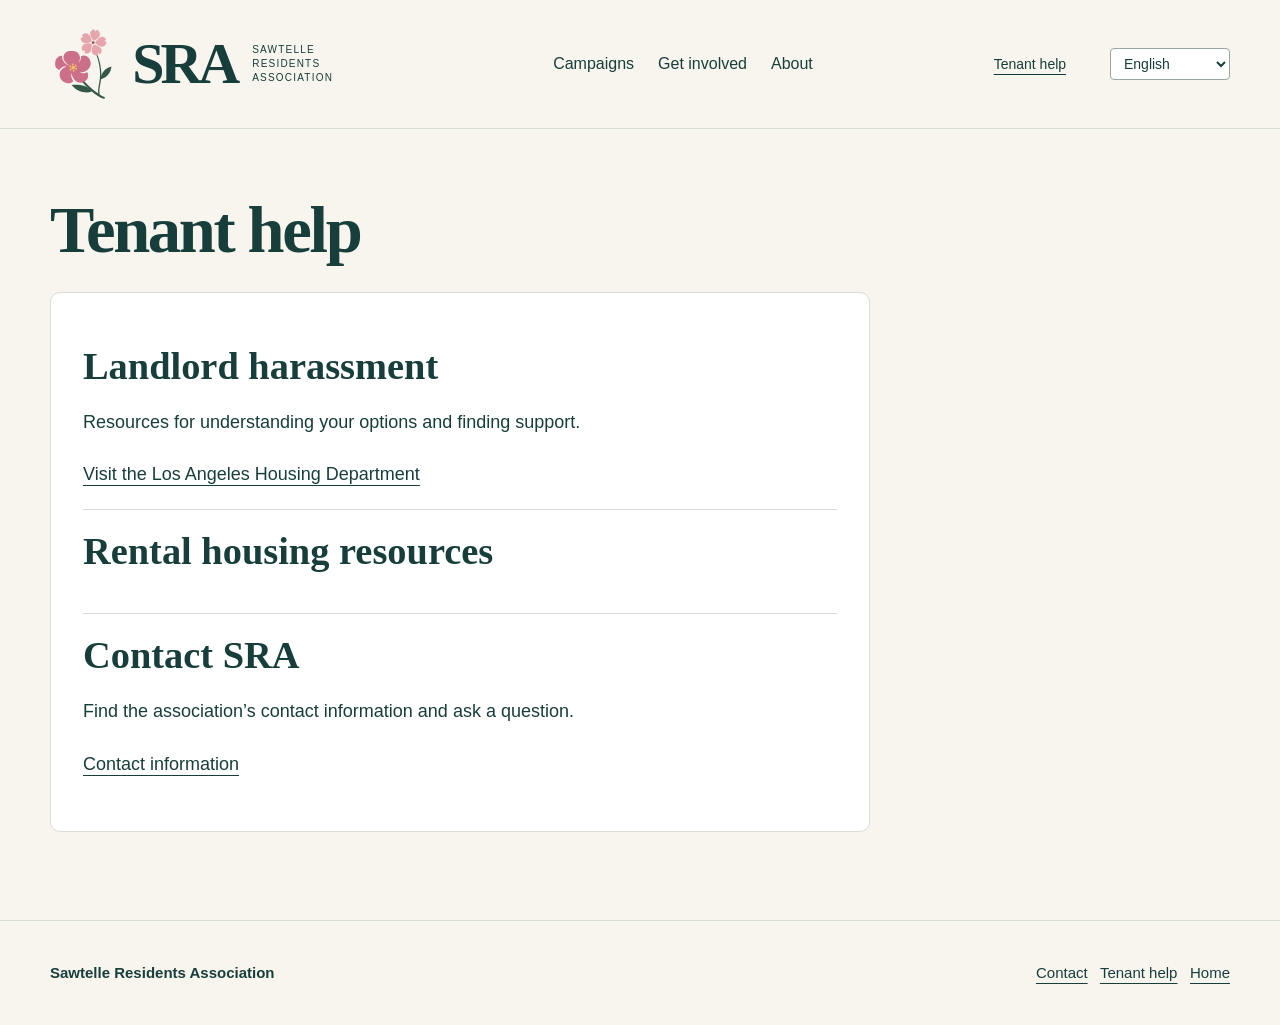
<file: tenant-help.html>
<!doctype html>
<html lang="en">

<head>
    <meta charset="utf-8">
    <meta name="viewport" content="width=device-width,initial-scale=1">
    <title>Tenant help — SRA</title>
    <link rel="stylesheet" href="styles.css">
</head>

<body><a class="skip" href="#main">Skip to content</a>
    <!-- SHARED HEADER: change logo and navigation here. Repeat your final changes across pages. -->
    <header>
        <div class="wrap header-inner"><a class="logo" href="index.html" aria-label="SRA home"><img
                    src="assets/logo.svg" /><strong>SRA</strong><span>SAWTELLE RESIDENTS ASSOCIATION</span></a>
            <nav aria-label="Main navigation"><a href="campaigns.html">Campaigns</a><a href="get-involved.html">Get
                    involved</a><a href="about.html">About</a></nav>
            <div class="utility"><a href="tenant-help.html">Tenant help</a> &nbsp; <span class="nav-language"><select
                        id="nav-language">
                        <option value="en">English</option>
                        <option value="es">Español</option>
                        <option value="tl">Tagalog</option>
                        <option value="ko">한국어</option>
                        <option value="zh">中文</option>
                    </select></span></div>
        </div>
    </header>
    <!-- EDIT PAGE CONTENT BELOW -->
    <main id="main" class="wrap">
        <div class="narrow">
            <h1>Tenant help</h1>
            <div class="card">
                <ul class="link-list">
                    <li>
                        <h2>Landlord harassment</h2>
                        <p>Resources for understanding your options and finding support.</p><a
                            href="https://housing.lacity.gov/" target="_blank" rel="noopener">Visit the Los Angeles
                            Housing Department</a>
                    </li>
                    <li>
                        <h2>Rental housing resources</h2>
                    </li>
                    <li>
                        <h2>Contact SRA</h2>
                        <p>Find the association’s contact information and ask a question.</p><a
                            href="about.html#contact">Contact information</a>
                    </li>
                </ul>
            </div>
        </div>
    </main>
    <footer>
        <div class="wrap footer-inner">
            <div><strong>Sawtelle Residents Association</strong></div>
            <div><a href="about.html#contact">Contact</a> &nbsp; <a href="tenant-help.html">Tenant help</a> &nbsp; <a
                    href="index.html">Home</a></div>
        </div>
    </footer>
</body>

</html>
</file>
<file: styles.css>
/* EDIT THESE TOKENS to change the design everywhere. No build tools needed. */
:root {
  --paper: #f8f5ee;
  --surface: #ffffff;
  --ink: #173e3b;
  --muted: #526560;
  --accent: #ad5b43;
  --line: #d9ded5;
  --heading-font: Georgia, 'Times New Roman', serif;
  --body-font: Arial, Helvetica, sans-serif;
  --page-width: 1180px;
  --radius: 10px;
  --button-radius: 6px;
}
* { box-sizing: border-box; }
body { margin: 0; background: var(--paper); color: var(--ink); font: 18px/1.6 var(--body-font); }
a { color: inherit; text-underline-offset: 5px; }
a:hover { color: var(--accent); }
a:focus-visible, button:focus-visible, input:focus-visible, select:focus-visible, summary:focus-visible { outline: 3px solid var(--accent); outline-offset: 4px; }
.skip { position: absolute; top: -100px; background: white; padding: 12px; z-index: 5; }
.skip:focus { top: 0; }
.preview { padding: 6px 24px; background: #eee9de; font-size: 12px; letter-spacing: .12em; text-align: center; }
.wrap { width: min(var(--page-width), calc(100% - 48px)); margin-inline: auto; }
header { border-bottom: 1px solid var(--line); }
.header-inner { display: flex; align-items: center; justify-content: space-between; gap: 32px; padding-block: 24px; }
.logo { text-decoration: none; display: flex; align-items: center; gap: 16px; }
.logo strong { font: bold 58px/1 var(--heading-font); letter-spacing: -4px; }
.logo span { font-size: 10px; line-height: 1.4; letter-spacing: .12em; max-width: 120px; }
.logo img { max-width: 240px; max-height: 80px; }
nav { display: flex; flex-wrap: wrap; gap: 24px; align-items: center; }
nav a { text-decoration: none; font-size: 16px; }
nav a[aria-current=page] { text-decoration: underline; text-decoration-color: var(--accent); text-decoration-thickness: 3px; }
.utility { font-size: 14px; }
main { padding-block: 64px 88px; min-height: 65vh; }
h1,h2,h3 { font-family: var(--heading-font); line-height: 1.12; font-weight: 600; }
h1 { font-size: clamp(42px, 5.2vw, 76px); letter-spacing: -.035em; margin: 0 0 24px; }
h2 { font-size: clamp(30px, 3vw, 42px); margin: 0 0 20px; }
h3 { font-size: 28px; margin: 0 0 16px; }
p { margin: 0 0 24px; }
.lead { font-size: 23px; max-width: 740px; }
.muted, small { color: var(--muted); }
.eyebrow { color: var(--accent); font-size: 13px; letter-spacing: .09em; font-weight: bold; text-transform: uppercase; margin-bottom: 20px; }
.hero { display: grid; grid-template-columns: 1.05fr 1fr; align-items: center; gap: 56px; }
.hero h1 { max-width: 650px; }
.actions { display: flex; flex-wrap: wrap; gap: 24px; align-items: center; margin-top: 32px; }
.button, button { background: var(--ink); color: white; border: 1px solid var(--ink); border-radius: var(--button-radius); padding: 15px 24px; font: bold 16px/1.4 var(--body-font); display: inline-block; text-align: center; text-decoration: none; cursor: pointer; }
.button:hover, button:hover { color: white; background: var(--accent); border-color: var(--accent); }
.button.secondary { color: var(--ink); background: transparent; }
.art-placeholder { background: #e8e9df; border: 1px dashed #9eaa9b; border-radius: var(--radius); min-height: 390px; padding: 48px; display: flex; flex-direction: column; justify-content: center; text-align: center; }
.art-placeholder strong { font: 34px/1.2 var(--heading-font); margin-bottom: 16px; }
.hero-image { width: 100%; height: 460px; object-fit: cover; border-radius: var(--radius); }
.section { margin-top: 72px; padding-top: 48px; border-top: 1px solid var(--line); }
.grid { display: grid; grid-template-columns: repeat(2,minmax(0,1fr)); gap: 32px; }
.card { padding: 32px; background: var(--surface); border: 1px solid var(--line); border-radius: var(--radius); }
.card .button { margin-top: 8px; }
.crumb { font-size: 15px; margin-bottom: 32px; }
.overview { display: grid; grid-template-columns: minmax(0, 2fr) minmax(240px,1fr); gap: 64px; align-items: start; }
.aside { background: #eeefe7; padding: 32px; border-radius: var(--radius); }
.link-list { list-style: none; padding: 0; margin: 0; }
.link-list li { border-bottom: 1px solid var(--line); padding: 20px 0; }
.link-list li:last-child { border: 0; }
.link-list a { display: block; }
.narrow { max-width: 820px; }
.steps { color: var(--muted); font-size: 15px; margin-bottom: 32px; }
.form-grid { display: grid; grid-template-columns: 1.2fr 1fr; gap: 40px; }
label { display: block; font-weight: bold; font-size: 16px; margin-bottom: 8px; }
input:not([type=checkbox]), select { display: block; width: 100%; padding: 14px; border: 1px solid #98a8a0; border-radius: 4px; background: white; color: var(--ink); font: inherit; }
.field { margin-bottom: 24px; }
.check { display: flex; gap: 12px; align-items: start; font-weight: normal; margin: 28px 0; }
.check input { width: 20px; height: 20px; flex-shrink: 0; margin-top: 3px; }
.letter { white-space: normal; background: white; border: 1px solid var(--line); border-radius: var(--radius); padding: 32px; }
.notice { border-left: 4px solid var(--accent); padding: 16px 24px; background: #f0e8dc; margin: 24px 0; }
details { border-bottom: 1px solid var(--line); padding: 20px 0; }
summary { cursor: pointer; font-weight: bold; }
details p { margin-top: 20px; }
footer { border-top: 1px solid var(--line); padding-block: 40px; font-size: 15px; }
.footer-inner { display: flex; flex-wrap: wrap; justify-content: space-between; gap: 24px; }
@media (max-width: 800px) {
 .wrap { width: calc(100% - 32px); }
 .header-inner { flex-wrap: wrap; gap: 20px; }
 nav { width: 100%; gap: 18px; }
 .hero,.grid,.overview,.form-grid { grid-template-columns: 1fr; gap: 32px; }
 main { padding-block: 40px 56px; }
 .lead { font-size: 20px; }
 .art-placeholder { min-height: 260px; }
 .hero-image { height: 300px; }
 .section { margin-top: 48px; padding-top: 32px; }
 .actions { align-items: stretch; flex-direction: column; gap: 16px; }
 .actions .button { width: 100%; }
 .card,.aside { padding: 24px; }
}

/* Campaign explanation layouts */
.explain-grid { display:grid; grid-template-columns:repeat(3,minmax(0,1fr)); gap:40px; }
.campaign-meta {font-size:14px;margin-top:28px;}
.letter {overflow-wrap:anywhere;}
@media(max-width:800px){.explain-grid{grid-template-columns:1fr;gap:28px;}}

/* Navigation language selection and campaign choices */
.utility {display:flex; align-items:center; gap:20px;}
.nav-language {display:grid;gap:3px;}
.nav-language label {font-size:13px;margin:0;}
.nav-language select {font-size:14px;padding:6px 24px 6px 9px;min-width:120px;}
.nav-language small {font-size:11px;}
.campaign-choices {margin-top:36px;}

/* One compact petition form, with stacked groups and paired fields. */
.petition-form { display: grid; grid-template-columns: minmax(0, 1fr); gap: 24px; font-size: 16px; }
.petition-form .form-intro { margin: 0; color: var(--muted); }
.petition-form fieldset { min-width: 0; margin: 0; padding: 0; border: 0; }
.petition-form legend { padding: 0; margin-bottom: 16px; font-weight: bold; font-size: 20px; }
.petition-fields { display: grid; grid-template-columns: repeat(2, minmax(0, 1fr)); gap: 16px 20px; }
.petition-form .field { margin: 0; }
.petition-form label { margin-bottom: 6px; }
.petition-form input:not([type=checkbox]), .petition-form select { padding: 11px 12px; min-height: 46px; }
.petition-form .field-help { display: inline-block; margin-top: 6px; font-size: 14px; }
.petition-form .petition-status { margin: 16px 0 0; padding: 10px 14px; background: var(--paper); border-radius: 4px; }
.petition-form details { padding: 12px 0; }
.petition-form .letter { margin-top: 12px; padding: 20px; }
.petition-form .letter p:last-child { margin-bottom: 0; }
.petition-form .check { margin: 18px 0 0; }
.petition-submit { display: flex; flex-wrap: wrap; align-items: center; gap: 12px 20px; }
.petition-submit p { margin: 0; font-size: 13px; }
@media (max-width: 540px) {
 .petition-fields { grid-template-columns: minmax(0, 1fr); }
 .petition-submit button { width: 100%; }
}

/* Volunteer opportunities, styled like role listings. */
.roles-heading { display: flex; justify-content: space-between; align-items: end; gap: 32px; margin-bottom: 28px; }
.roles-heading h2 { margin-bottom: 0; }
.roles-heading > p { margin: 0; font-size: 15px; color: var(--muted); }
.roles-grid { display: grid; grid-template-columns: repeat(2, minmax(0, 1fr)); gap: 24px; align-items: start; }
.role-card { padding: 28px; background: var(--surface); border: 1px solid var(--line); border-radius: var(--radius); }
.role-meta { display: flex; align-items: center; justify-content: space-between; gap: 12px; margin-bottom: 22px; font-size: 13px; color: var(--muted); }
.role-badge { border: 1px solid var(--line); border-radius: 20px; padding: 3px 12px; }
.role-card h3 { font-size: 30px; }
.role-card > p { font-size: 17px; }
.role-card details { font-size: 16px; padding: 14px 0; margin-bottom: 24px; border-top: 1px solid var(--line); }
.role-description { padding-top: 20px; }
.role-description h4 { margin: 0 0 8px; font-size: 16px; }
.role-description ul { padding-left: 20px; margin: 0 0 20px; }
.role-description li + li { margin-top: 8px; }
.role-description p { margin: 0; }
.role-card .button { display: flex; justify-content: space-between; align-items: center; }
@media (max-width: 800px) {
 .roles-heading { flex-direction: column; align-items: start; gap: 16px; }
 .roles-grid { grid-template-columns: minmax(0, 1fr); }
 .role-card { padding: 24px; }
}

/* Shareable petition URL and adjacent copy action. */
.petition-share { display: flex; align-items: center; gap: 16px; padding: 10px 10px 10px 20px; background: var(--surface); border: 1px solid var(--line); border-radius: var(--radius); }
.petition-share a { flex: 1; min-width: 0; overflow-wrap: anywhere; font-size: 16px; }
.petition-share button { flex-shrink: 0; padding: 12px 18px; }
.share-status { font-size: 14px; margin: 8px 0 0; min-height: 23px; }
@media (max-width: 480px) {
 .petition-share { gap: 10px; padding-left: 12px; }
 .petition-share a { font-size: 14px; }
 .petition-share button { padding: 12px; font-size: 14px; }
}
</file>
